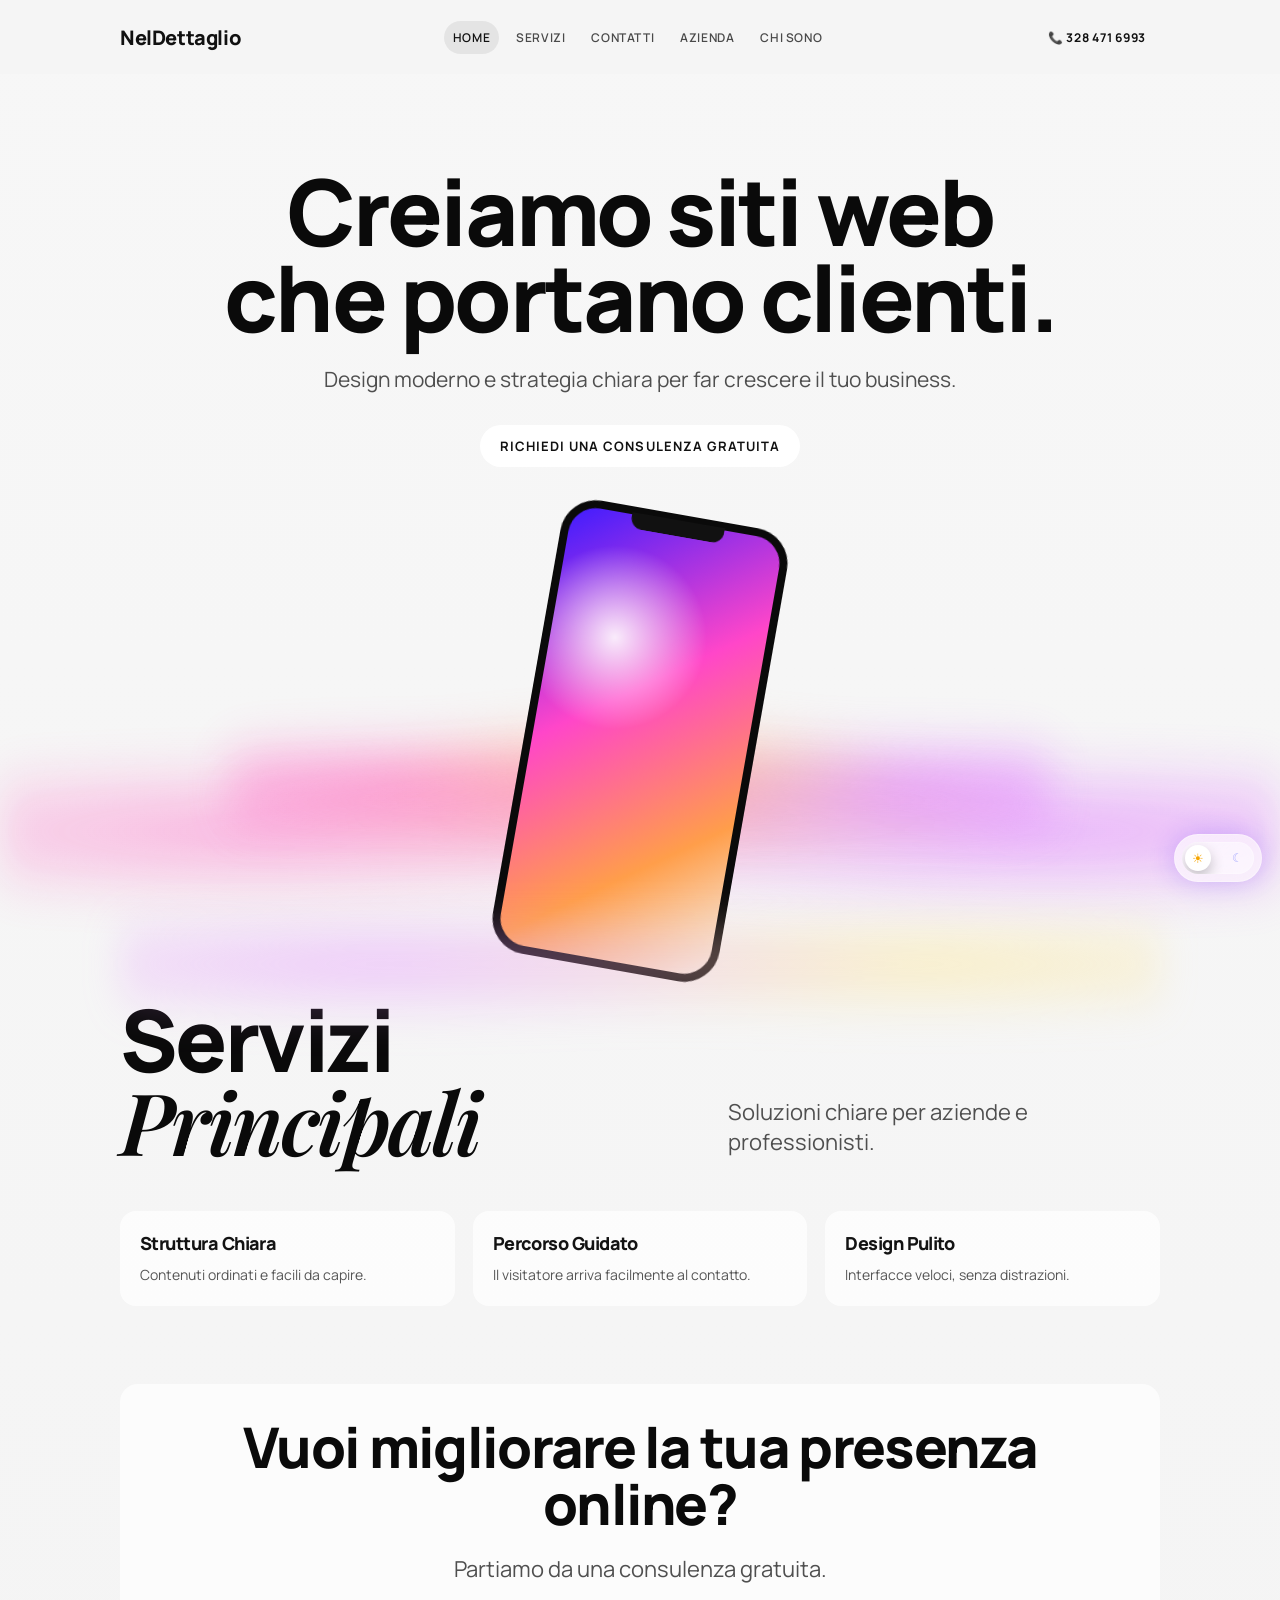
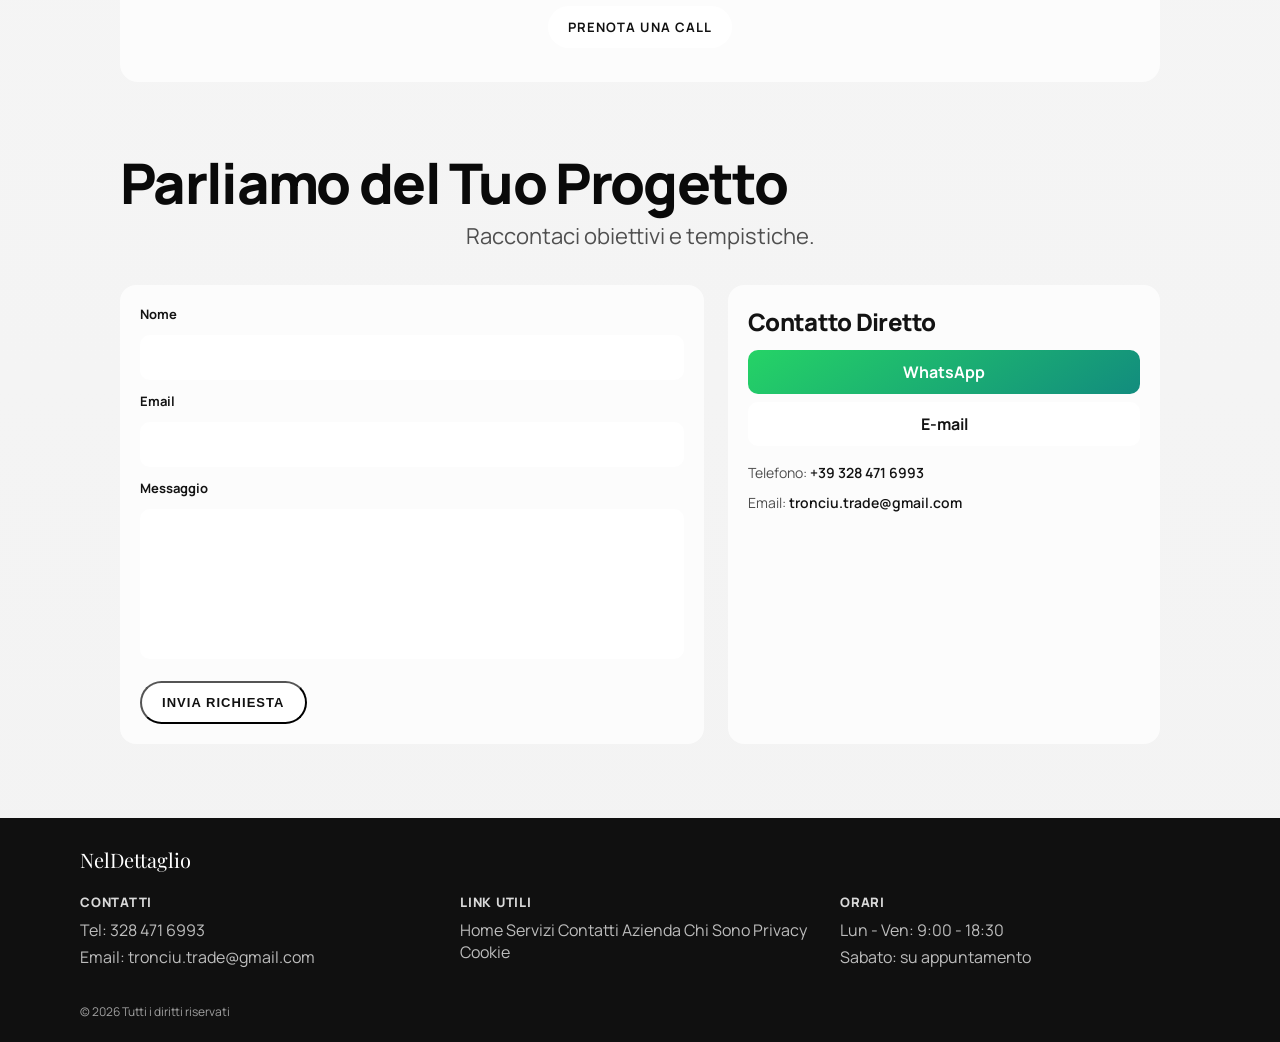
<file: index.html>
<!DOCTYPE html>
<html lang="it">
<head>
  <meta charset="UTF-8" />
  <meta name="viewport" content="width=device-width, initial-scale=1.0" />
  <title>NelDettaglio | Web Design Premium</title>
  <meta name="description" content="Realizziamo siti web premium, veloci e su misura per aziende e professionisti che vogliono distinguersi davvero online." />
  <meta name="theme-color" content="#000000" />
  <meta property="og:type" content="website" />
  <meta property="og:title" content="NelDettaglio | Web Design Premium" />
  <meta property="og:description" content="Siti web ad alto impatto visivo e strategico per valorizzare il tuo brand e generare contatti di qualità." />
  <meta property="og:image" content="images/logo2.png" />
  <meta property="og:locale" content="it_IT" />
  <meta name="twitter:card" content="summary_large_image" />
  <meta name="twitter:title" content="NelDettaglio | Web Design Premium" />
  <meta name="twitter:description" content="Design, strategia e performance per una presenza online che si fa ricordare." />
  <meta name="twitter:image" content="images/logo2.png" />
  <link rel="preconnect" href="https://fonts.googleapis.com" />
  <link rel="preconnect" href="https://fonts.gstatic.com" crossorigin />
  <link href="https://fonts.googleapis.com/css2?family=Playfair+Display:wght@600;700;800&family=Manrope:wght@400;500;600;700;800&display=swap" rel="stylesheet" />
  <link rel="icon" type="image/png" sizes="32x32" href="images/favicon-32.png" />
  <link rel="icon" type="image/png" sizes="16x16" href="images/favicon-16.png" />
  <link rel="apple-touch-icon" sizes="180x180" href="images/apple-touch-icon.png" />
  <link rel="stylesheet" href="css/tronciu.css" />
</head>
<body class="preload">
  <div class="site-shell">
  <header class="topbar" id="home-content">
    <div class="container nav-wrap">
      <a href="/" class="brand" aria-label="Vai alla home">
        <span class="logo-text">NelDettaglio</span>
      </a>
      <button class="nav-toggle" type="button" aria-expanded="false" aria-controls="site-nav" aria-label="Apri menu di navigazione">
        <span></span><span></span><span></span>
      </button>
      <nav class="nav" id="site-nav">
        <a href="/" class="active">Home</a>
        <a href="#servizi">Servizi</a>
        <a href="#contatti">Contatti</a>
        <a href="html/azienda.html">Azienda</a>
        <a href="html/chi-siamo.html">Chi Sono</a>
      </nav>
      <a href="tel:+393284716993" class="nav-quick phone" aria-label="Chiama il numero 328 471 6993">&#128222; 328 471 6993</a>
    </div>
  </header>

  <main>
    <section class="hero">
      <div class="container hero-grid">
        <div class="hero-copy">
          <h1>Creiamo siti web che portano clienti.</h1>
          <p>Design moderno e strategia chiara per far crescere il tuo business.</p>
          <a href="#contatti" class="btn">Richiedi una consulenza gratuita</a>
        </div>
      </div>
      <div class="hero-device-wrap" aria-hidden="true">
        <div class="hero-device"></div>
      </div>
    </section>

    <section class="services container" id="servizi">
      <div class="services-head">
        <h2>Servizi <span>Principali</span></h2>
        <p class="subtitle">Soluzioni chiare per aziende e professionisti.</p>
      </div>
      <div class="service-grid service-points">
        <article class="card service point">
          <h3>Struttura Chiara</h3>
          <p>Contenuti ordinati e facili da capire.</p>
        </article>
        <article class="card service point">
          <h3>Percorso Guidato</h3>
          <p>Il visitatore arriva facilmente al contatto.</p>
        </article>
        <article class="card service point">
          <h3>Design Pulito</h3>
          <p>Interfacce veloci, senza distrazioni.</p>
        </article>
      </div>
    </section>

    <section class="cta">
      <div class="container cta-box">
        <h2>Vuoi migliorare la tua presenza online?</h2>
        <p>Partiamo da una consulenza gratuita.</p>
        <a href="#contatti" class="btn">Prenota una Call</a>
      </div>
    </section>

    <section class="contact container" id="contatti">
      <h2>Parliamo del Tuo Progetto</h2>
      <p class="subtitle">Raccontaci obiettivi e tempistiche.</p>
      <div class="contact-grid">
        <form class="contact-form card" id="contact-form">
          <label for="nome">Nome</label>
          <input id="nome" name="nome" type="text" required />

          <label for="email">Email</label>
          <input id="email" name="email" type="email" required />

          <label for="messaggio">Messaggio</label>
          <textarea id="messaggio" name="messaggio" rows="5" required></textarea>

          <button type="submit" class="btn contact-send">Invia Richiesta</button>
        </form>

        <div class="contact-actions card">
          <h3>Contatto Diretto</h3>
          <a class="quick-link whatsapp-link" id="wa-link" href="https://wa.me/393284716993" target="_blank" rel="noopener noreferrer">WhatsApp</a>
          <a class="quick-link mail-link" href="mailto:tronciu.trade@gmail.com">E-mail</a>
          <p>Telefono: <a href="tel:+393284716993">+39 328 471 6993</a></p>
          <p>Email: <a href="mailto:tronciu.trade@gmail.com">tronciu.trade@gmail.com</a></p>
        </div>
      </div>
    </section>
  </main>

  <footer class="site-footer">
    <div class="footer-inner">
      <div class="footer-brand">
        <span class="footer-brand-text">NelDettaglio</span>
      </div>
      <div class="footer-col">
        <h4>CONTATTI</h4>
        <p>Tel: 328 471 6993</p>
        <p>Email: tronciu.trade@gmail.com</p>
      </div>
      <div class="footer-col">
        <h4>LINK UTILI</h4>
        <a href="/">Home</a>
        <a href="#servizi">Servizi</a>
        <a href="#contatti">Contatti</a>
        <a href="html/azienda.html">Azienda</a>
        <a href="html/chi-siamo.html">Chi Sono</a>
        <a href="html/privacy.html">Privacy</a>
        <a href="html/cookie.html">Cookie</a>
      </div>
      <div class="footer-col">
        <h4>ORARI</h4>
        <p>Lun - Ven: 9:00 - 18:30</p>
        <p>Sabato: su appuntamento</p>
      </div>
      <div class="footer-copy">© 2026 Tutti i diritti riservati</div>
      <a class="mobile-phone-cta" href="tel:+393284716993" aria-label="Chiama il numero 328 471 6993">
        &#128222; Chiama ora: 328 471 6993
      </a>
    </div>
  </footer>
  </div>
  <button class="theme-toggle" type="button" id="theme-toggle" aria-label="Attiva tema scuro" aria-pressed="false">
    <span class="theme-track" aria-hidden="true">
      <span class="theme-icon theme-icon-sun">☀</span>
      <span class="theme-icon theme-icon-moon">☾</span>
      <span class="theme-knob"></span>
    </span>
  </button>
  <script src="js/tronciu.js"></script>
</body>
</html>
</file>
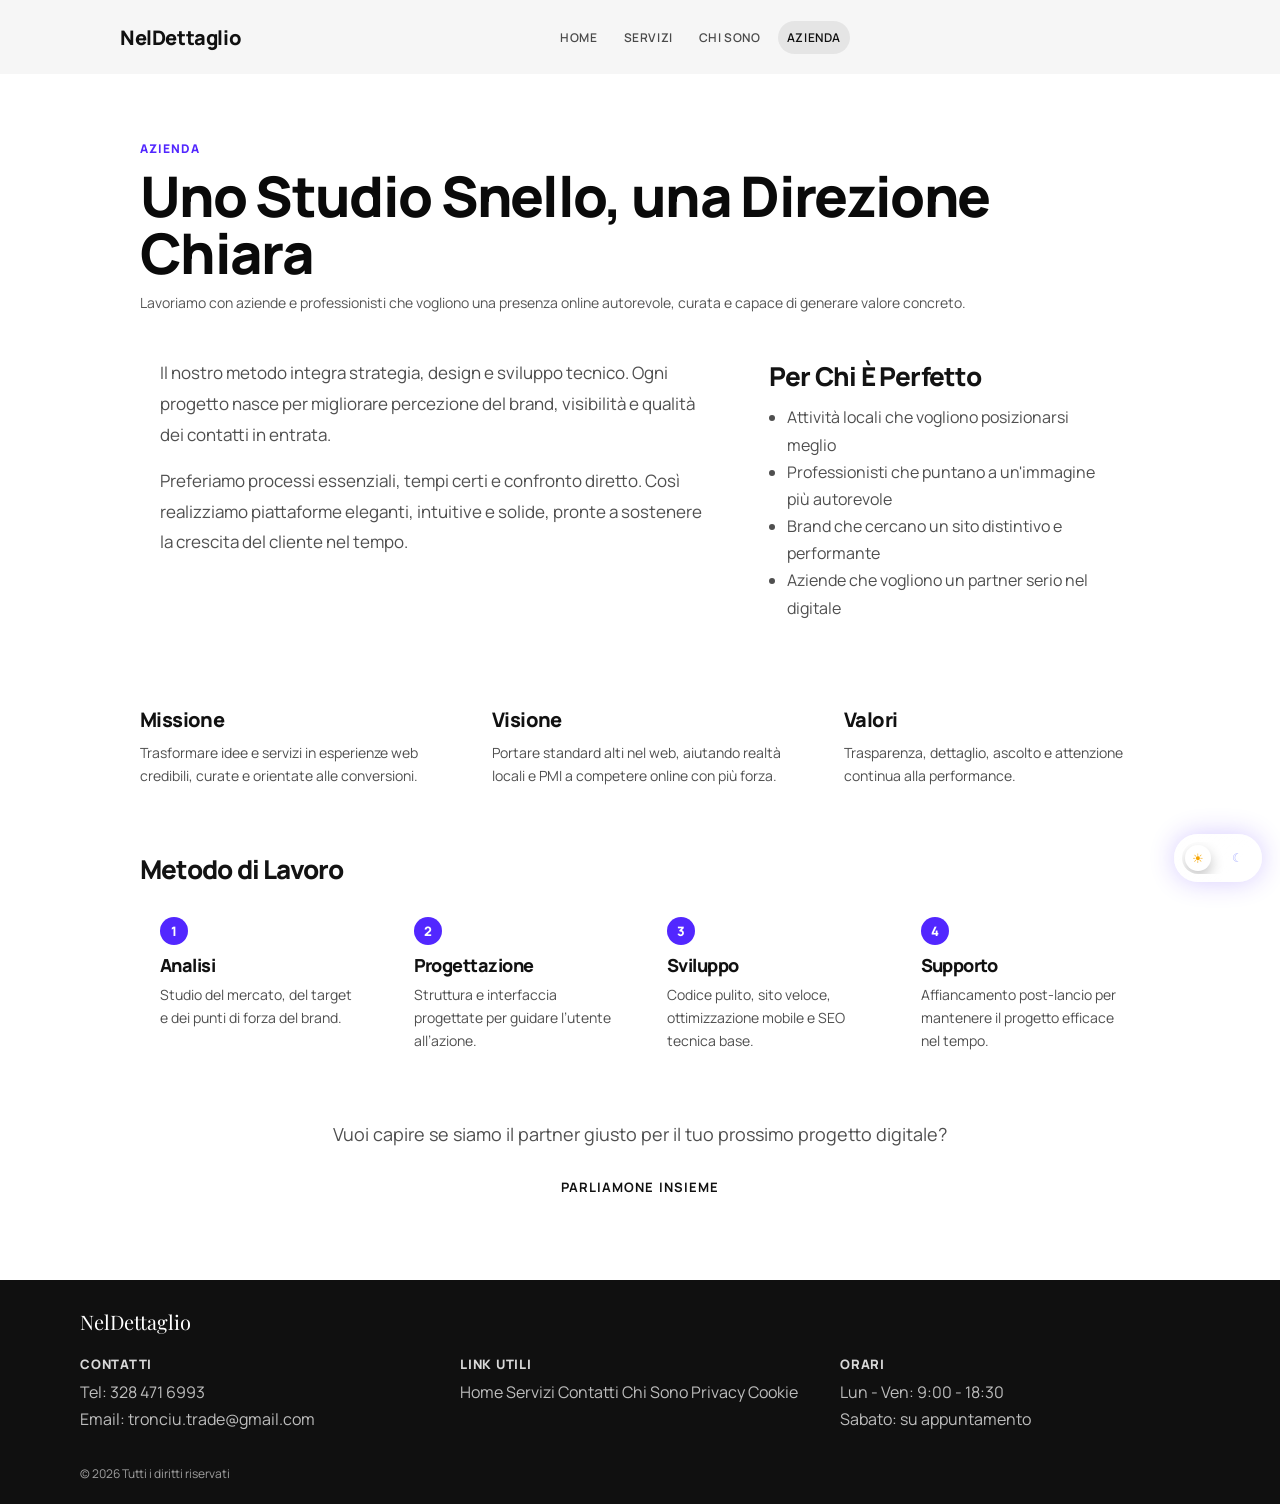
<file: html/azienda.html>
<!DOCTYPE html>
<html lang="it">
<head>
  <meta charset="UTF-8" />
  <meta name="viewport" content="width=device-width, initial-scale=1.0" />
  <title>Azienda | Studio Web Premium</title>
  <meta name="description" content="Scopri il nostro studio: metodo, visione e standard con cui creiamo siti web premium orientati ai risultati." />
  <meta name="theme-color" content="#000000" />
  <meta property="og:type" content="website" />
  <meta property="og:title" content="Azienda | Studio Web Premium" />
  <meta property="og:description" content="Una realtà specializzata in esperienze web eleganti, veloci e progettate per supportare la crescita online." />
  <meta property="og:image" content="../images/logo2.png" />
  <meta property="og:locale" content="it_IT" />
  <meta name="twitter:card" content="summary_large_image" />
  <meta name="twitter:title" content="Azienda | Studio Web Premium" />
  <meta name="twitter:description" content="Metodo chiaro, design di livello e focus sui risultati." />
  <meta name="twitter:image" content="../images/logo2.png" />
  <link rel="preconnect" href="https://fonts.googleapis.com" />
  <link rel="preconnect" href="https://fonts.gstatic.com" crossorigin />
  <link href="https://fonts.googleapis.com/css2?family=Playfair+Display:wght@600;700;800&family=Manrope:wght@400;500;600;700;800&display=swap" rel="stylesheet" />
  <link rel="icon" type="image/png" sizes="32x32" href="../images/favicon-32.png" />
  <link rel="icon" type="image/png" sizes="16x16" href="../images/favicon-16.png" />
  <link rel="apple-touch-icon" sizes="180x180" href="../images/apple-touch-icon.png" />
  <link rel="stylesheet" href="../css/tronciu.css" />
</head>
<body class="preload">
  <header class="topbar">
    <div class="container nav-wrap">
      <a href="/" class="brand" aria-label="Vai alla home">
        <span class="logo-text">NelDettaglio</span>
      </a>
      <button class="nav-toggle" type="button" aria-expanded="false" aria-controls="site-nav" aria-label="Apri menu di navigazione">
        <span></span><span></span><span></span>
      </button>
      <nav class="nav" id="site-nav">
        <a href="/">Home</a>
        <a href="/#servizi">Servizi</a>
        <a href="chi-siamo.html">Chi Sono</a>
        <a href="azienda.html" class="active">Azienda</a>
      </nav>
    </div>
  </header>

  <main class="container about-main">
    <section class="card about-hero">
      <span class="about-kicker">AZIENDA</span>
      <h1 class="about-title">Uno Studio Snello, una Direzione Chiara</h1>
      <p class="about-lead">
        Lavoriamo con aziende e professionisti che vogliono una presenza online
        autorevole, curata e capace di generare valore concreto.
      </p>

      <div class="about-grid">
        <article class="card about-body">
          <p>
            Il nostro metodo integra strategia, design e sviluppo tecnico.
            Ogni progetto nasce per migliorare percezione del brand, visibilità
            e qualità dei contatti in entrata.
          </p>
          <p>
            Preferiamo processi essenziali, tempi certi e confronto diretto.
            Così realizziamo piattaforme eleganti, intuitive e solide,
            pronte a sostenere la crescita del cliente nel tempo.
          </p>
        </article>

        <aside class="card about-side">
          <h3>Per Chi È Perfetto</h3>
          <ul class="about-list">
            <li>Attività locali che vogliono posizionarsi meglio</li>
            <li>Professionisti che puntano a un'immagine più autorevole</li>
            <li>Brand che cercano un sito distintivo e performante</li>
            <li>Aziende che vogliono un partner serio nel digitale</li>
          </ul>
        </aside>
      </div>
    </section>

    <section class="about-section">
      <div class="about-cards">
        <article class="card about-card">
          <h4>Missione</h4>
          <p>Trasformare idee e servizi in esperienze web credibili, curate e orientate alle conversioni.</p>
        </article>
        <article class="card about-card">
          <h4>Visione</h4>
          <p>Portare standard alti nel web, aiutando realtà locali e PMI a competere online con più forza.</p>
        </article>
        <article class="card about-card">
          <h4>Valori</h4>
          <p>Trasparenza, dettaglio, ascolto e attenzione continua alla performance.</p>
        </article>
      </div>
    </section>

    <section class="about-section">
      <div class="card about-block">
        <h3>Metodo di Lavoro</h3>
        <div class="about-steps">
          <article class="card about-step">
            <span class="num">1</span>
            <h4>Analisi</h4>
            <p>Studio del mercato, del target e dei punti di forza del brand.</p>
          </article>
          <article class="card about-step">
            <span class="num">2</span>
            <h4>Progettazione</h4>
            <p>Struttura e interfaccia progettate per guidare l’utente all’azione.</p>
          </article>
          <article class="card about-step">
            <span class="num">3</span>
            <h4>Sviluppo</h4>
            <p>Codice pulito, sito veloce, ottimizzazione mobile e SEO tecnica base.</p>
          </article>
          <article class="card about-step">
            <span class="num">4</span>
            <h4>Supporto</h4>
            <p>Affiancamento post-lancio per mantenere il progetto efficace nel tempo.</p>
          </article>
        </div>
      </div>
    </section>

    <section class="about-cta">
      <p>Vuoi capire se siamo il partner giusto per il tuo prossimo progetto digitale?</p>
      <a href="/#contatti" class="btn">Parliamone insieme</a>
    </section>
  </main>

  <footer class="site-footer">
    <div class="footer-inner">
      <div class="footer-brand">
        <span class="footer-brand-text">NelDettaglio</span>
      </div>
      <div class="footer-col">
        <h4>CONTATTI</h4>
        <p>Tel: 328 471 6993</p>
        <p>Email: tronciu.trade@gmail.com</p>
      </div>
      <div class="footer-col">
        <h4>LINK UTILI</h4>
        <a href="/">Home</a>
        <a href="/#servizi">Servizi</a>
        <a href="/#contatti">Contatti</a>
        <a href="chi-siamo.html">Chi Sono</a>
        <a href="privacy.html">Privacy</a>
        <a href="cookie.html">Cookie</a>
      </div>
      <div class="footer-col">
        <h4>ORARI</h4>
        <p>Lun - Ven: 9:00 - 18:30</p>
        <p>Sabato: su appuntamento</p>
      </div>
      <div class="footer-copy">© 2026 Tutti i diritti riservati</div>
    </div>
  </footer>
  <button class="theme-toggle" type="button" id="theme-toggle" aria-label="Attiva tema scuro" aria-pressed="false">
    <span class="theme-track" aria-hidden="true">
      <span class="theme-icon theme-icon-sun">☀</span>
      <span class="theme-icon theme-icon-moon">☾</span>
      <span class="theme-knob"></span>
    </span>
  </button>
  <script src="../js/tronciu.js"></script>
</body>
</html>
</file>
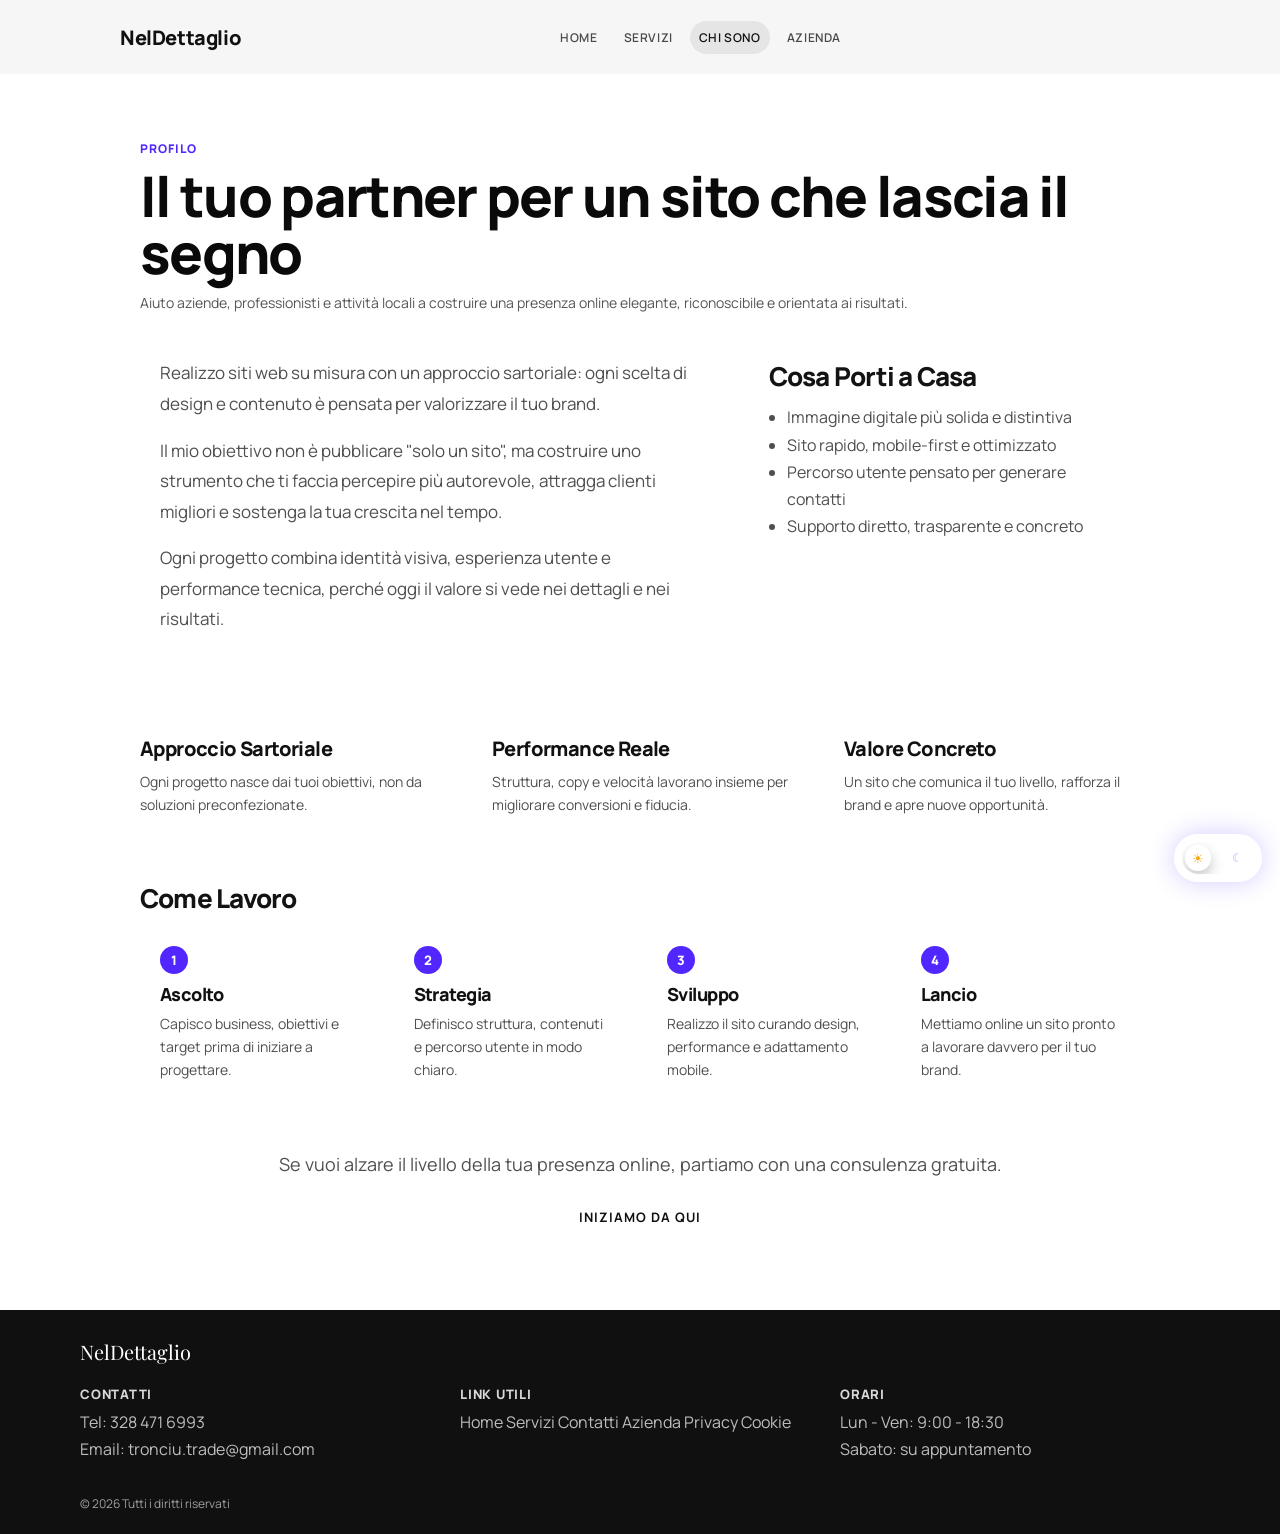
<file: html/chi-siamo.html>
<!DOCTYPE html>
<html lang="it">
<head>
  <meta charset="UTF-8" />
  <meta name="viewport" content="width=device-width, initial-scale=1.0" />
  <title>Chi Sono | Web Designer Premium</title>
  <meta name="description" content="Scopri il mio approccio: siti web su misura con design premium, strategia chiara e performance concrete per il tuo business." />
  <meta name="theme-color" content="#000000" />
  <meta property="og:type" content="website" />
  <meta property="og:title" content="Chi Sono | Web Designer Premium" />
  <meta property="og:description" content="Progetto siti web distintivi per valorizzare brand, attrarre clienti e accelerare la crescita online." />
  <meta property="og:image" content="../images/logo2.png" />
  <meta property="og:locale" content="it_IT" />
  <meta name="twitter:card" content="summary_large_image" />
  <meta name="twitter:title" content="Chi Sono | Web Designer Premium" />
  <meta name="twitter:description" content="Design d'impatto, esperienza utente e performance in un unico approccio." />
  <meta name="twitter:image" content="../images/logo2.png" />
  <link rel="preconnect" href="https://fonts.googleapis.com" />
  <link rel="preconnect" href="https://fonts.gstatic.com" crossorigin />
  <link href="https://fonts.googleapis.com/css2?family=Playfair+Display:wght@600;700;800&family=Manrope:wght@400;500;600;700;800&display=swap" rel="stylesheet" />
  <link rel="icon" type="image/png" sizes="32x32" href="../images/favicon-32.png" />
  <link rel="icon" type="image/png" sizes="16x16" href="../images/favicon-16.png" />
  <link rel="apple-touch-icon" sizes="180x180" href="../images/apple-touch-icon.png" />
  <link rel="stylesheet" href="../css/tronciu.css" />
</head>
<body class="preload">
  <header class="topbar">
    <div class="container nav-wrap">
      <a href="/" class="brand" aria-label="Vai alla home">
        <span class="logo-text">NelDettaglio</span>
      </a>
      <button class="nav-toggle" type="button" aria-expanded="false" aria-controls="site-nav" aria-label="Apri menu di navigazione">
        <span></span><span></span><span></span>
      </button>
      <nav class="nav" id="site-nav">
        <a href="/">Home</a>
        <a href="/#servizi">Servizi</a>
        <a href="chi-siamo.html" class="active">Chi Sono</a>
        <a href="azienda.html">Azienda</a>
      </nav>
    </div>
  </header>

  <main class="container about-main">
    <section class="card about-hero">
      <span class="about-kicker">PROFILO</span>
      <h1 class="about-title">Il tuo partner per un sito che lascia il segno</h1>
      <p class="about-lead">
        Aiuto aziende, professionisti e attività locali a costruire una presenza online
        elegante, riconoscibile e orientata ai risultati.
      </p>

      <div class="about-grid">
        <article class="card about-body">
          <p>
            Realizzo siti web su misura con un approccio sartoriale:
            ogni scelta di design e contenuto è pensata per valorizzare il tuo brand.
          </p>
          <p>
            Il mio obiettivo non è pubblicare "solo un sito", ma costruire uno strumento
            che ti faccia percepire più autorevole, attragga clienti migliori e sostenga
            la tua crescita nel tempo.
          </p>
          <p>
            Ogni progetto combina identità visiva, esperienza utente e performance tecnica,
            perché oggi il valore si vede nei dettagli e nei risultati.
          </p>
        </article>

        <aside class="card about-side">
          <h3>Cosa Porti a Casa</h3>
          <ul class="about-list">
            <li>Immagine digitale più solida e distintiva</li>
            <li>Sito rapido, mobile-first e ottimizzato</li>
            <li>Percorso utente pensato per generare contatti</li>
            <li>Supporto diretto, trasparente e concreto</li>
          </ul>
        </aside>
      </div>
    </section>

    <section class="about-section">
      <div class="about-cards">
        <article class="card about-card">
          <h4>Approccio Sartoriale</h4>
          <p>Ogni progetto nasce dai tuoi obiettivi, non da soluzioni preconfezionate.</p>
        </article>
        <article class="card about-card">
          <h4>Performance Reale</h4>
          <p>Struttura, copy e velocità lavorano insieme per migliorare conversioni e fiducia.</p>
        </article>
        <article class="card about-card">
          <h4>Valore Concreto</h4>
          <p>Un sito che comunica il tuo livello, rafforza il brand e apre nuove opportunità.</p>
        </article>
      </div>
    </section>

    <section class="about-section">
      <div class="card about-block">
        <h3>Come Lavoro</h3>
        <div class="about-steps">
          <article class="card about-step">
            <span class="num">1</span>
            <h4>Ascolto</h4>
            <p>Capisco business, obiettivi e target prima di iniziare a progettare.</p>
          </article>
          <article class="card about-step">
            <span class="num">2</span>
            <h4>Strategia</h4>
            <p>Definisco struttura, contenuti e percorso utente in modo chiaro.</p>
          </article>
          <article class="card about-step">
            <span class="num">3</span>
            <h4>Sviluppo</h4>
            <p>Realizzo il sito curando design, performance e adattamento mobile.</p>
          </article>
          <article class="card about-step">
            <span class="num">4</span>
            <h4>Lancio</h4>
            <p>Mettiamo online un sito pronto a lavorare davvero per il tuo brand.</p>
          </article>
        </div>
      </div>
    </section>

    <section class="about-cta">
      <p>Se vuoi alzare il livello della tua presenza online, partiamo con una consulenza gratuita.</p>
      <a href="/#contatti" class="btn">Iniziamo da qui</a>
    </section>
  </main>

  <footer class="site-footer">
    <div class="footer-inner">
      <div class="footer-brand">
        <span class="footer-brand-text">NelDettaglio</span>
      </div>
      <div class="footer-col">
        <h4>CONTATTI</h4>
        <p>Tel: 328 471 6993</p>
        <p>Email: tronciu.trade@gmail.com</p>
      </div>
      <div class="footer-col">
        <h4>LINK UTILI</h4>
        <a href="/">Home</a>
        <a href="/#servizi">Servizi</a>
        <a href="/#contatti">Contatti</a>
        <a href="azienda.html">Azienda</a>
        <a href="privacy.html">Privacy</a>
        <a href="cookie.html">Cookie</a>
      </div>
      <div class="footer-col">
        <h4>ORARI</h4>
        <p>Lun - Ven: 9:00 - 18:30</p>
        <p>Sabato: su appuntamento</p>
      </div>
      <div class="footer-copy">© 2026 Tutti i diritti riservati</div>
    </div>
  </footer>
  <button class="theme-toggle" type="button" id="theme-toggle" aria-label="Attiva tema scuro" aria-pressed="false">
    <span class="theme-track" aria-hidden="true">
      <span class="theme-icon theme-icon-sun">☀</span>
      <span class="theme-icon theme-icon-moon">☾</span>
      <span class="theme-knob"></span>
    </span>
  </button>
  <script src="../js/tronciu.js"></script>
</body>
</html>
</file>
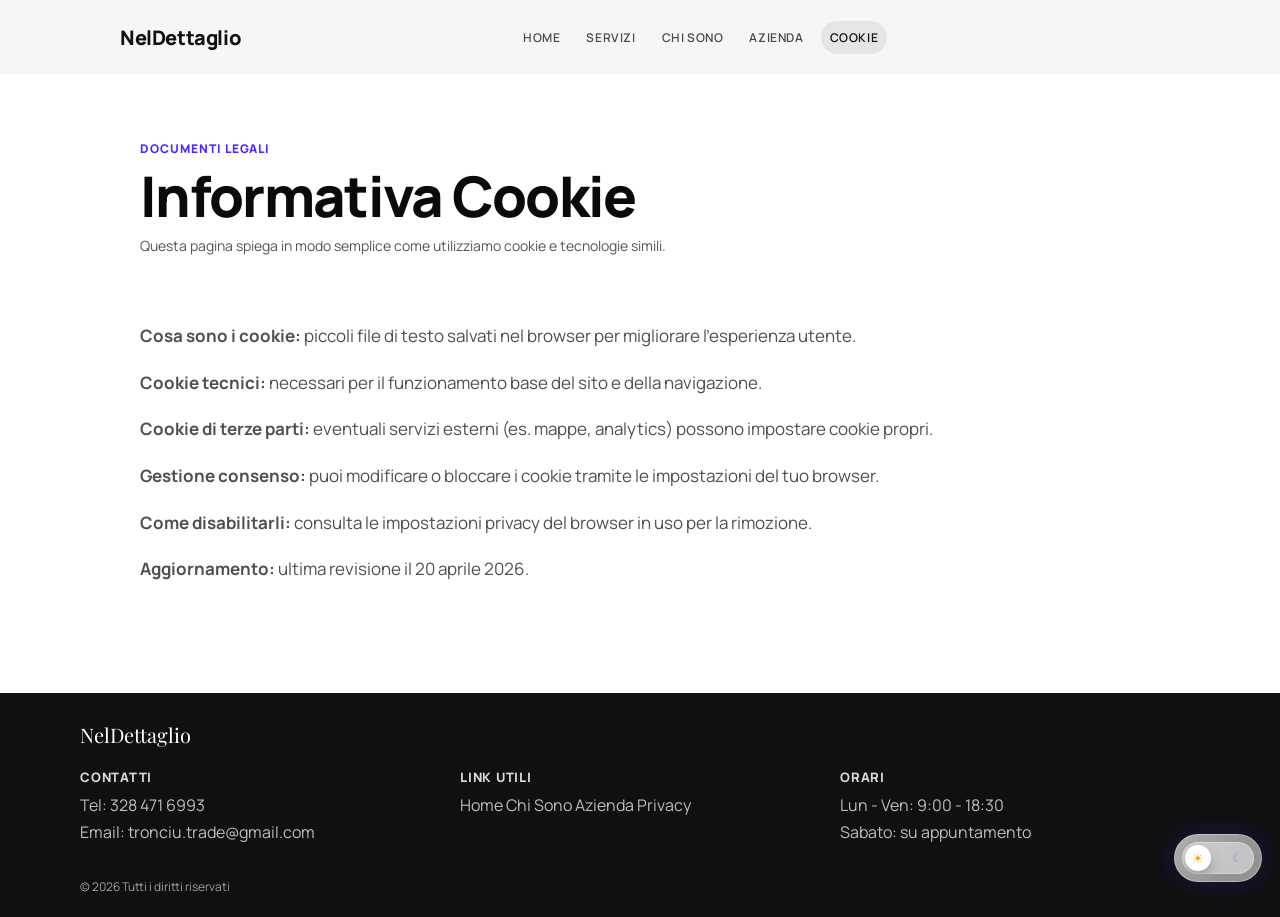
<file: html/cookie.html>
<!DOCTYPE html>
<html lang="it">
<head>
  <meta charset="UTF-8" />
  <meta name="viewport" content="width=device-width, initial-scale=1.0" />
  <title>Cookie Policy | Studio Web Premium</title>
  <meta name="description" content="Informazioni sull'uso dei cookie e di tecnologie simili utilizzate dal sito." />
  <meta name="theme-color" content="#000000" />
  <link rel="preconnect" href="https://fonts.googleapis.com" />
  <link rel="preconnect" href="https://fonts.gstatic.com" crossorigin />
  <link href="https://fonts.googleapis.com/css2?family=Playfair+Display:wght@600;700;800&family=Manrope:wght@400;500;600;700;800&display=swap" rel="stylesheet" />
  <link rel="icon" type="image/png" sizes="32x32" href="../images/favicon-32.png" />
  <link rel="icon" type="image/png" sizes="16x16" href="../images/favicon-16.png" />
  <link rel="apple-touch-icon" sizes="180x180" href="../images/apple-touch-icon.png" />
  <link rel="stylesheet" href="../css/tronciu.css" />
</head>
<body class="preload">
  <header class="topbar">
    <div class="container nav-wrap">
      <a href="/" class="brand" aria-label="Vai alla home">
        <span class="logo-text">NelDettaglio</span>
      </a>
      <button class="nav-toggle" type="button" aria-expanded="false" aria-controls="site-nav" aria-label="Apri menu di navigazione">
        <span></span><span></span><span></span>
      </button>
      <nav class="nav" id="site-nav">
        <a href="/">Home</a>
        <a href="/#servizi">Servizi</a>
        <a href="chi-siamo.html">Chi Sono</a>
        <a href="azienda.html">Azienda</a>
        <a href="cookie.html" class="active">Cookie</a>
      </nav>
    </div>
  </header>

  <main class="container about-main">
    <section class="card about-hero">
      <span class="about-kicker">DOCUMENTI LEGALI</span>
      <h1 class="about-title">Informativa Cookie</h1>
      <p class="about-lead">Questa pagina spiega in modo semplice come utilizziamo cookie e tecnologie simili.</p>
    </section>

    <section class="about-section">
      <article class="card about-body">
        <p><strong>Cosa sono i cookie:</strong> piccoli file di testo salvati nel browser per migliorare l'esperienza utente.</p>
        <p><strong>Cookie tecnici:</strong> necessari per il funzionamento base del sito e della navigazione.</p>
        <p><strong>Cookie di terze parti:</strong> eventuali servizi esterni (es. mappe, analytics) possono impostare cookie propri.</p>
        <p><strong>Gestione consenso:</strong> puoi modificare o bloccare i cookie tramite le impostazioni del tuo browser.</p>
        <p><strong>Come disabilitarli:</strong> consulta le impostazioni privacy del browser in uso per la rimozione.</p>
        <p><strong>Aggiornamento:</strong> ultima revisione il 20 aprile 2026.</p>
      </article>
    </section>
  </main>

  <footer class="site-footer">
    <div class="footer-inner">
      <div class="footer-brand">
        <span class="footer-brand-text">NelDettaglio</span>
      </div>
      <div class="footer-col">
        <h4>CONTATTI</h4>
        <p>Tel: 328 471 6993</p>
        <p>Email: tronciu.trade@gmail.com</p>
      </div>
      <div class="footer-col">
        <h4>LINK UTILI</h4>
        <a href="/">Home</a>
        <a href="chi-siamo.html">Chi Sono</a>
        <a href="azienda.html">Azienda</a>
        <a href="privacy.html">Privacy</a>
      </div>
      <div class="footer-col">
        <h4>ORARI</h4>
        <p>Lun - Ven: 9:00 - 18:30</p>
        <p>Sabato: su appuntamento</p>
      </div>
      <div class="footer-copy">© 2026 Tutti i diritti riservati</div>
    </div>
  </footer>
  <button class="theme-toggle" type="button" id="theme-toggle" aria-label="Attiva tema scuro" aria-pressed="false">
    <span class="theme-track" aria-hidden="true">
      <span class="theme-icon theme-icon-sun">☀</span>
      <span class="theme-icon theme-icon-moon">☾</span>
      <span class="theme-knob"></span>
    </span>
  </button>
  <script src="../js/tronciu.js"></script>
</body>
</html>
</file>
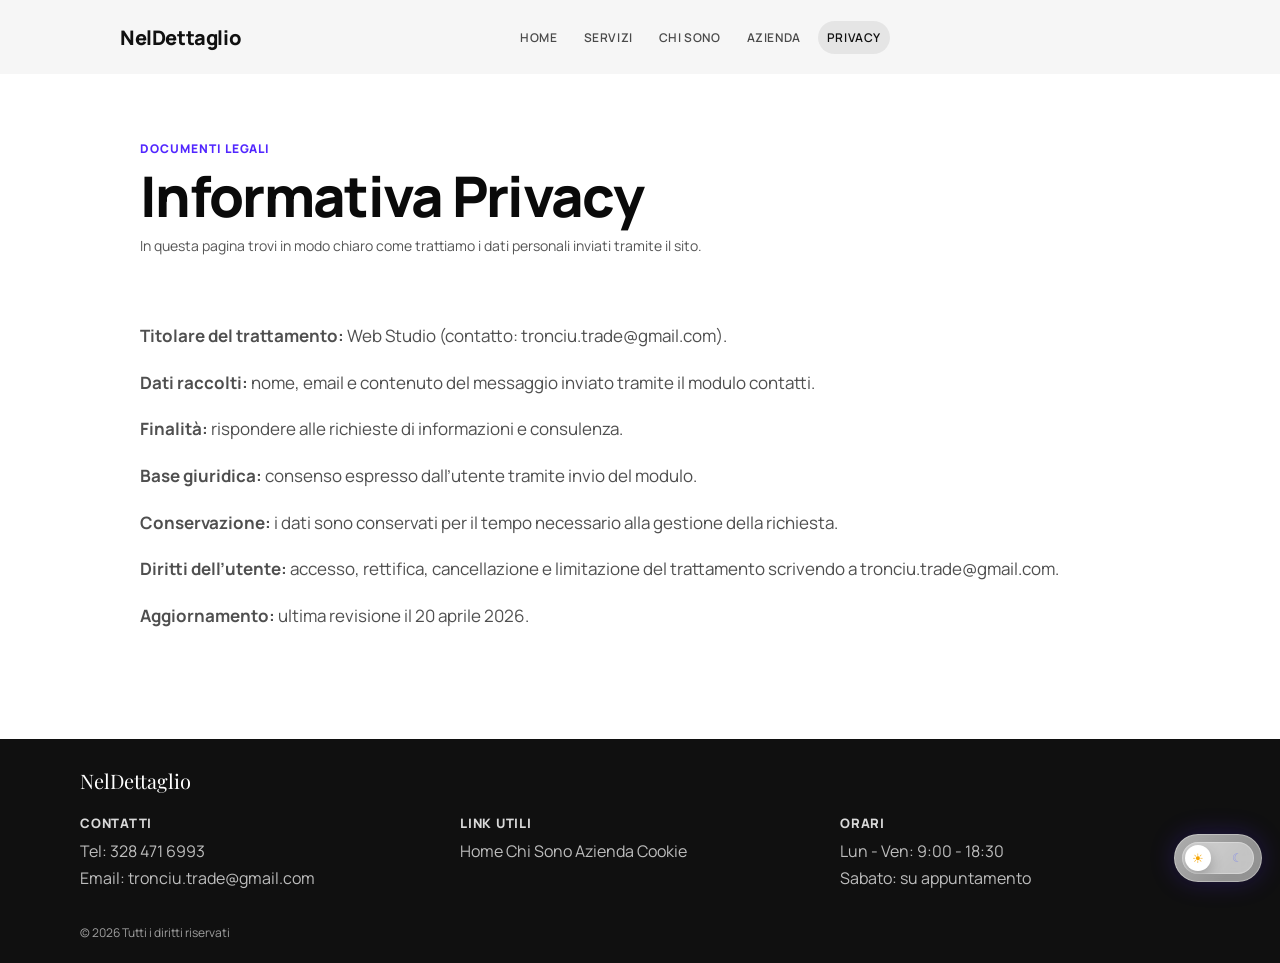
<file: html/privacy.html>
<!DOCTYPE html>
<html lang="it">
<head>
  <meta charset="UTF-8" />
  <meta name="viewport" content="width=device-width, initial-scale=1.0" />
  <title>Privacy Policy | Studio Web Premium</title>
  <meta name="description" content="Informativa privacy sul trattamento dei dati personali raccolti tramite il sito." />
  <meta name="theme-color" content="#000000" />
  <link rel="preconnect" href="https://fonts.googleapis.com" />
  <link rel="preconnect" href="https://fonts.gstatic.com" crossorigin />
  <link href="https://fonts.googleapis.com/css2?family=Playfair+Display:wght@600;700;800&family=Manrope:wght@400;500;600;700;800&display=swap" rel="stylesheet" />
  <link rel="icon" type="image/png" sizes="32x32" href="../images/favicon-32.png" />
  <link rel="icon" type="image/png" sizes="16x16" href="../images/favicon-16.png" />
  <link rel="apple-touch-icon" sizes="180x180" href="../images/apple-touch-icon.png" />
  <link rel="stylesheet" href="../css/tronciu.css" />
</head>
<body class="preload">
  <header class="topbar">
    <div class="container nav-wrap">
      <a href="/" class="brand" aria-label="Vai alla home">
        <span class="logo-text">NelDettaglio</span>
      </a>
      <button class="nav-toggle" type="button" aria-expanded="false" aria-controls="site-nav" aria-label="Apri menu di navigazione">
        <span></span><span></span><span></span>
      </button>
      <nav class="nav" id="site-nav">
        <a href="/">Home</a>
        <a href="/#servizi">Servizi</a>
        <a href="chi-siamo.html">Chi Sono</a>
        <a href="azienda.html">Azienda</a>
        <a href="privacy.html" class="active">Privacy</a>
      </nav>
    </div>
  </header>

  <main class="container about-main">
    <section class="card about-hero">
      <span class="about-kicker">DOCUMENTI LEGALI</span>
      <h1 class="about-title">Informativa Privacy</h1>
      <p class="about-lead">In questa pagina trovi in modo chiaro come trattiamo i dati personali inviati tramite il sito.</p>
    </section>

    <section class="about-section">
      <article class="card about-body">
        <p><strong>Titolare del trattamento:</strong> Web Studio (contatto: tronciu.trade@gmail.com).</p>
        <p><strong>Dati raccolti:</strong> nome, email e contenuto del messaggio inviato tramite il modulo contatti.</p>
        <p><strong>Finalità:</strong> rispondere alle richieste di informazioni e consulenza.</p>
        <p><strong>Base giuridica:</strong> consenso espresso dall’utente tramite invio del modulo.</p>
        <p><strong>Conservazione:</strong> i dati sono conservati per il tempo necessario alla gestione della richiesta.</p>
        <p><strong>Diritti dell’utente:</strong> accesso, rettifica, cancellazione e limitazione del trattamento scrivendo a tronciu.trade@gmail.com.</p>
        <p><strong>Aggiornamento:</strong> ultima revisione il 20 aprile 2026.</p>
      </article>
    </section>
  </main>

  <footer class="site-footer">
    <div class="footer-inner">
      <div class="footer-brand">
        <span class="footer-brand-text">NelDettaglio</span>
      </div>
      <div class="footer-col">
        <h4>CONTATTI</h4>
        <p>Tel: 328 471 6993</p>
        <p>Email: tronciu.trade@gmail.com</p>
      </div>
      <div class="footer-col">
        <h4>LINK UTILI</h4>
        <a href="/">Home</a>
        <a href="chi-siamo.html">Chi Sono</a>
        <a href="azienda.html">Azienda</a>
        <a href="cookie.html">Cookie</a>
      </div>
      <div class="footer-col">
        <h4>ORARI</h4>
        <p>Lun - Ven: 9:00 - 18:30</p>
        <p>Sabato: su appuntamento</p>
      </div>
      <div class="footer-copy">© 2026 Tutti i diritti riservati</div>
    </div>
  </footer>
  <button class="theme-toggle" type="button" id="theme-toggle" aria-label="Attiva tema scuro" aria-pressed="false">
    <span class="theme-track" aria-hidden="true">
      <span class="theme-icon theme-icon-sun">☀</span>
      <span class="theme-icon theme-icon-moon">☾</span>
      <span class="theme-knob"></span>
    </span>
  </button>
  <script src="../js/tronciu.js"></script>
</body>
</html>
</file>
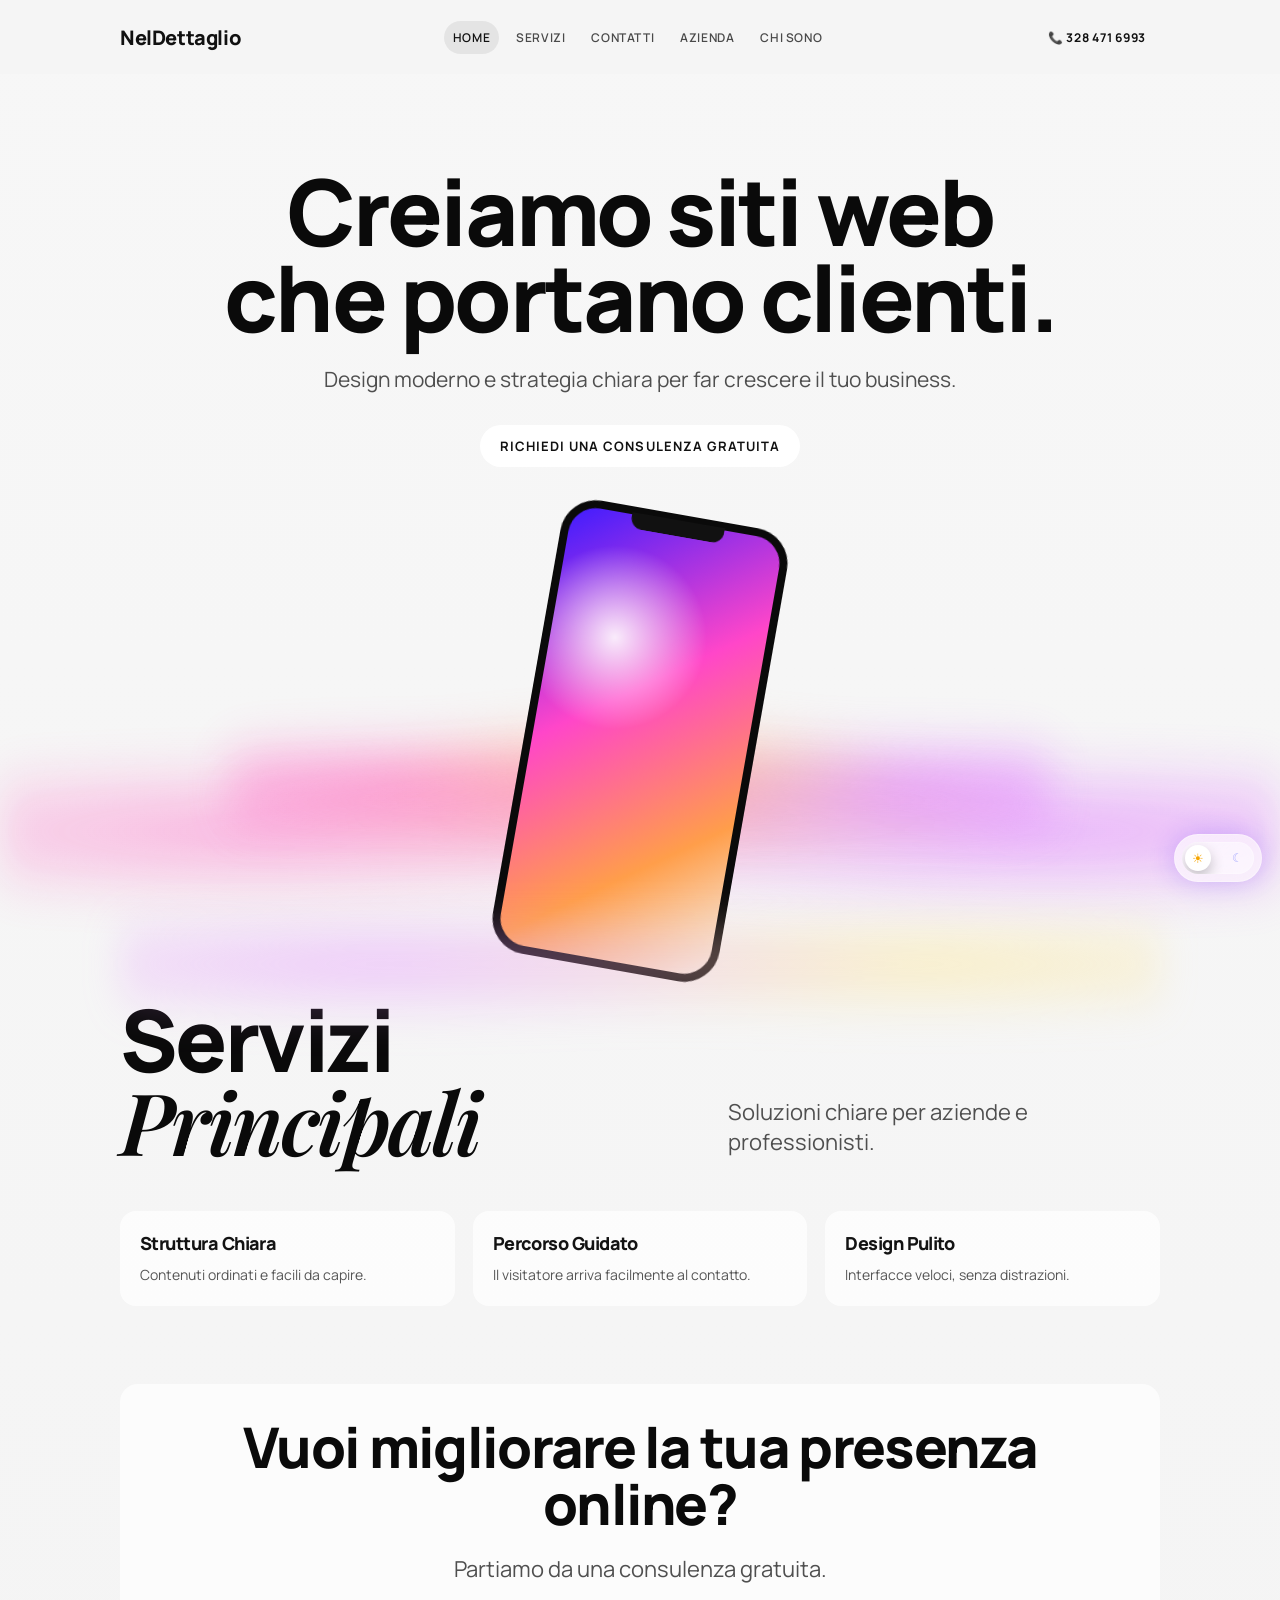
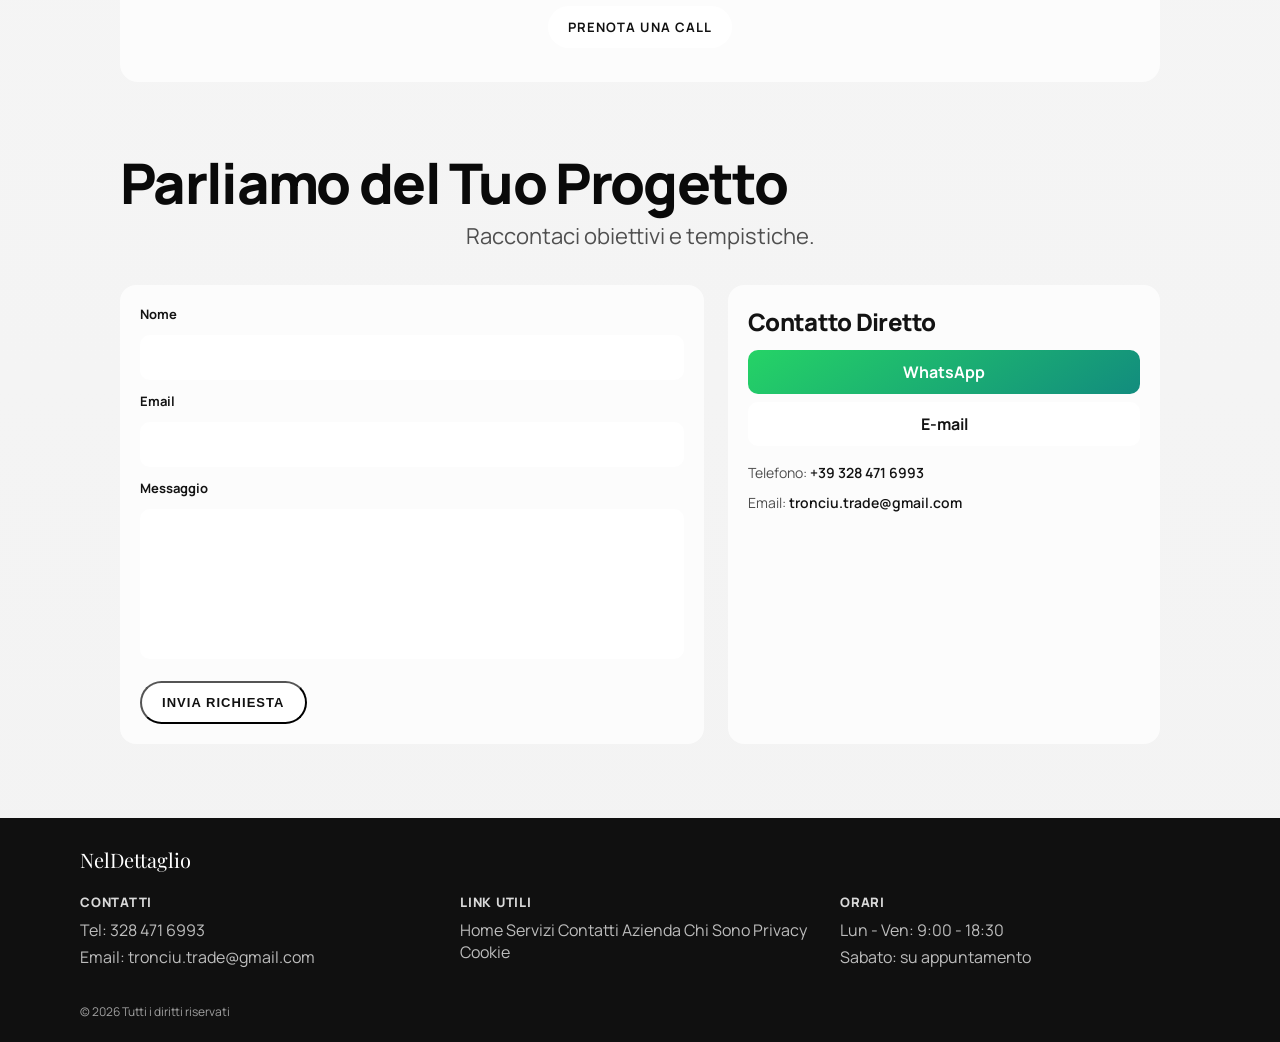
<file: html/tronciu.html>
<!DOCTYPE html>
<html lang="it">
<head>
  <meta charset="UTF-8" />
  <meta name="viewport" content="width=device-width, initial-scale=1.0" />
  <title>Reindirizzamento...</title>
  <meta http-equiv="refresh" content="0; url=/" />
  <link rel="canonical" href="https://www.neldettaglio.it/" />
  <script>
    window.location.replace('/');
  </script>
</head>
<body>
  <p>Reindirizzamento alla home... <a href="/">Vai alla home</a></p>
</body>
</html>
</file>
<file: css/tronciu.css>
:root {
  --page-bg: #ffffff;
  --canvas: #f3f3f3;
  --canvas-soft: #f7f7f7;
  --ink: #111111;
  --ink-soft: #4a4a4a;
  --accent: #5227ff;
  --topbar-bg: rgba(245, 245, 245, 0.86);
  --nav-hover: rgba(17, 17, 17, 0.07);
  --surface: rgba(255, 255, 255, 0.72);
  --surface-strong: rgba(255, 255, 255, 0.7);
  --field-bg: #ffffff;
  --focus-bg: #f5f3ff;
  --title: #0a0a0a;
  --text-body: #4f4f4f;
  --card-title: #131313;
  --card-text: #555555;
  --btn-bg: #ffffff;
  --btn-text: #111111;
  --toggle-text: #111111;
  --toggle-bg: rgba(255, 255, 255, 0.55);
  --toggle-glow: rgba(82, 39, 255, 0.24);
  --toggle-track: rgba(255, 255, 255, 0.45);
  --toggle-knob: #ffffff;
  --toggle-knob-ink: #111111;
  --toggle-sun: #f5a400;
  --toggle-moon: #5f6bff;
}

body[data-theme="dark"] {
  --page-bg: #000000;
  --canvas: #04060b;
  --canvas-soft: #080b12;
  --ink: #f5f7ff;
  --ink-soft: #b8c0d8;
  --topbar-bg: rgba(9, 12, 18, 0.74);
  --nav-hover: rgba(255, 255, 255, 0.12);
  --surface: rgba(14, 18, 28, 0.7);
  --surface-strong: rgba(16, 20, 32, 0.74);
  --field-bg: rgba(255, 255, 255, 0.09);
  --focus-bg: rgba(82, 39, 255, 0.26);
  --title: #f8faff;
  --text-body: #c6cce0;
  --card-title: #f0f3ff;
  --card-text: #b3bad1;
  --btn-bg: rgba(255, 255, 255, 0.14);
  --btn-text: #f5f7ff;
  --toggle-text: #f2f5ff;
  --toggle-bg: rgba(255, 255, 255, 0.08);
  --toggle-glow: rgba(82, 39, 255, 0.4);
  --toggle-track: rgba(255, 255, 255, 0.14);
  --toggle-knob: #e8ecff;
  --toggle-knob-ink: #0b0c10;
  --toggle-sun: #ffd35e;
  --toggle-moon: #b7c2ff;
  --hero-glow-1: rgba(255, 92, 190, 0.78);
  --hero-glow-2: rgba(255, 190, 84, 0.74);
  --hero-glow-3: rgba(138, 110, 255, 0.8);
  --services-glow-1: rgba(171, 108, 255, 0.62);
  --services-glow-2: rgba(255, 214, 107, 0.56);
}

* { box-sizing: border-box; }
html { scroll-behavior: smooth; }

body {
  margin: 0;
  font-family: "Manrope", sans-serif;
  color: var(--ink);
  background: var(--page-bg);
  --hero-progress: 0;
  --page-progress: 0;
}

h1, h2, h3, h4 {
  margin: 0;
  font-family: "Manrope", sans-serif;
  font-weight: 800;
  letter-spacing: -0.03em;
  text-transform: none;
}

.site-shell {
  width: 100%;
  margin: 0;
  background: linear-gradient(180deg, var(--canvas-soft), var(--canvas));
  position: relative;
  z-index: 1;
  transform-origin: top center;
  transform: translateY(0) scaleY(1);
  opacity: 1;
  filter: blur(0);
  transition:
    transform 0.86s cubic-bezier(0.21, 0.9, 0.22, 1),
    opacity 0.52s ease,
    filter 0.52s ease;
}

body.preload .site-shell {
  transform: translateY(-44px) scaleY(0.92);
  opacity: 0;
  filter: blur(4px);
}

body.preload.entered .site-shell {
  transform: translateY(0) scaleY(1);
  opacity: 1;
  filter: blur(0);
}

.container { width: min(1040px, 90%); margin: 0 auto; }

.topbar {
  position: sticky;
  top: 0;
  z-index: 30;
  background: var(--topbar-bg);
  backdrop-filter: blur(8px);
}

.topbar::before {
  content: "";
  position: absolute;
  left: 0;
  top: 0;
  width: 100%;
  height: 2px;
  background: linear-gradient(90deg, rgba(82, 39, 255, 0.15), var(--accent), rgba(82, 39, 255, 0.15));
  transform: scaleX(var(--page-progress));
  transform-origin: left center;
}

.nav-wrap {
  min-height: 74px;
  display: grid;
  grid-template-columns: auto 1fr auto;
  align-items: center;
  gap: 20px;
}

.brand {
  display: inline-flex;
  align-items: center;
  gap: 10px;
  text-decoration: none;
  color: var(--ink);
}

.logo-image {
  width: 34px;
  height: 34px;
  border-radius: 8px;
  object-fit: cover;
  display: block;
}

.logo-text { font-size: 20px; font-weight: 800; letter-spacing: -0.02em; color: var(--ink); }

.nav {
  display: flex;
  align-items: center;
  gap: 8px;
  justify-self: center;
}

.nav a {
  text-decoration: none;
  color: var(--ink-soft);
  font-size: 12px;
  font-weight: 600;
  text-transform: uppercase;
  letter-spacing: 0.05em;
  padding: 8px 9px;
  border-radius: 999px;
  transition: all 0.2s ease;
}

.nav a:hover,
.nav a.active {
  color: var(--ink);
  background: var(--nav-hover);
}

.nav-toggle {
  display: none;
  width: 42px;
  height: 42px;
  border: 0;
  border-radius: 12px;
  background: var(--btn-bg);
  position: relative;
  padding: 0;
}

.nav-toggle span {
  position: absolute;
  left: 50%;
  width: 20px;
  height: 2px;
  border-radius: 99px;
  background: var(--btn-text);
  transform: translateX(-50%);
  transition: transform 0.25s ease, opacity 0.2s ease;
}

.theme-toggle {
  position: fixed;
  right: 18px;
  bottom: 18px;
  z-index: 120;
  display: inline-flex;
  align-items: center;
  gap: 0;
  white-space: nowrap;
  border: 0;
  border-radius: 999px;
  padding: 8px;
  color: var(--toggle-text);
  background:
    linear-gradient(130deg, rgba(255, 255, 255, 0.26), transparent 68%),
    var(--toggle-bg);
  backdrop-filter: blur(12px);
  box-shadow: inset 0 0 0 1px rgba(255, 255, 255, 0.32), 0 0 26px var(--toggle-glow);
  cursor: pointer;
  transition: transform 0.32s cubic-bezier(0.22, 0.86, 0.25, 1), box-shadow 0.32s ease, background 0.32s ease;
}

.theme-toggle:hover {
  transform: translateY(-1px);
  box-shadow: inset 0 0 0 1px rgba(255, 255, 255, 0.3), 0 0 24px var(--toggle-glow);
}

.theme-track {
  position: relative;
  width: 72px;
  height: 32px;
  border-radius: 999px;
  display: block;
  background: var(--toggle-track);
  box-shadow: inset 0 0 0 1px rgba(255, 255, 255, 0.28);
  overflow: hidden;
  transition: background 0.36s ease, box-shadow 0.36s ease;
}

.theme-icon {
  position: absolute;
  top: 50%;
  z-index: 1;
  font-size: 13px;
  line-height: 1;
  user-select: none;
  opacity: 0.52;
  transform: translate(-50%, -50%) scale(0.92);
  transition: opacity 0.36s ease, transform 0.36s ease, color 0.36s ease;
}

.theme-icon-sun { left: 16px; color: var(--toggle-sun); }
.theme-icon-moon { left: 56px; color: var(--toggle-moon); }

.theme-knob {
  position: absolute;
  left: 3px;
  top: 3px;
  width: 26px;
  height: 26px;
  border-radius: 50%;
  background: var(--toggle-knob);
  color: var(--toggle-knob-ink);
  box-shadow: 0 6px 14px rgba(0, 0, 0, 0.24);
  transition: transform 0.42s cubic-bezier(0.22, 0.86, 0.25, 1), background 0.32s ease;
}

body[data-theme="dark"] .theme-knob {
  transform: translateX(40px);
}

body:not([data-theme="dark"]) .theme-icon-sun {
  opacity: 1;
  transform: translate(-50%, -50%) scale(1);
}

body[data-theme="dark"] .theme-icon-moon {
  opacity: 1;
  transform: translate(-50%, -50%) scale(1);
}

.nav-toggle span:nth-child(1) { top: 14px; }
.nav-toggle span:nth-child(2) { top: 20px; }
.nav-toggle span:nth-child(3) { top: 26px; }

.nav-quick.phone {
  justify-self: end;
  white-space: nowrap;
  text-decoration: none;
  font-size: 12px;
  font-weight: 700;
  text-transform: uppercase;
  letter-spacing: 0.06em;
  padding: 10px 14px;
  border-radius: 999px;
  color: var(--ink);
  background: transparent;
  transition: all 0.2s ease;
}

.nav-quick.phone:hover {
  transform: translateY(-1px);
}

.hero {
  position: relative;
  padding: clamp(64px, 8vw, 94px) 0 44px;
}

.hero::after {
  content: "";
  position: absolute;
  left: 50%;
  transform: translateX(-50%);
  bottom: 0;
  width: 100%;
  height: clamp(140px, 20vw, 220px);
  background:
    radial-gradient(ellipse at 20% 62%, var(--hero-glow-1, rgba(255, 109, 199, 0.5)) 0%, transparent 42%),
    radial-gradient(ellipse at 50% 50%, var(--hero-glow-2, rgba(255, 198, 118, 0.5)) 0%, transparent 44%),
    radial-gradient(ellipse at 82% 62%, var(--hero-glow-3, rgba(223, 119, 255, 0.56)) 0%, transparent 44%);
  filter: blur(20px);
  opacity: 0.95;
  pointer-events: none;
}

.hero-grid { display: grid; grid-template-columns: 1fr; justify-items: center; position: relative; z-index: 1; }

.hero-copy { text-align: center; max-width: 860px; transform: translateY(calc(var(--hero-progress) * -10px)); }

.hero-kicker {
  display: block;
  font-family: "Playfair Display", serif;
  font-style: italic;
  font-size: clamp(21px, 2.7vw, 34px);
  color: var(--ink);
  margin-bottom: 16px;
}

.hero-copy h1 {
  font-size: clamp(46px, 8.5vw, 92px);
  line-height: 0.94;
  color: var(--title);
}

.hero-copy p {
  margin: 22px auto 28px;
  color: var(--text-body);
  max-width: 56ch;
  font-size: clamp(16px, 2.2vw, 21px);
  line-height: 1.6;
}

.btn {
  display: inline-flex;
  align-items: center;
  justify-content: center;
  gap: 8px;
  text-decoration: none;
  font-size: 13px;
  text-transform: uppercase;
  letter-spacing: 0.08em;
  font-weight: 700;
  color: var(--btn-text);
  border-radius: 999px;
  padding: 12px 20px;
  background: var(--btn-bg);
  transition: all 0.2s ease;
}

.btn:hover {
  transform: translateY(-1px);
  color: var(--accent);
}

.hero-device-wrap {
  position: relative;
  z-index: 1;
  margin-top: clamp(30px, 5vw, 44px);
  height: clamp(230px, 30vw, 360px);
  display: grid;
  place-items: center;
  perspective: 1200px;
}

.hero-device-wrap::before {
  content: "";
  position: absolute;
  left: 50%;
  transform: translateX(-50%);
  bottom: 2%;
  width: min(820px, 95%);
  height: clamp(120px, 16vw, 170px);
  background:
    radial-gradient(ellipse at 20% 55%, var(--hero-glow-1, rgba(255, 109, 199, 0.64)) 0%, transparent 45%),
    radial-gradient(ellipse at 50% 46%, var(--hero-glow-2, rgba(255, 198, 118, 0.58)) 0%, transparent 46%),
    radial-gradient(ellipse at 82% 56%, var(--hero-glow-3, rgba(223, 119, 255, 0.62)) 0%, transparent 45%);
  filter: blur(22px);
  opacity: 0.96;
}

.hero-device {
  --phone-x: 0px;
  --phone-y: 0px;
  --phone-rx: 0deg;
  --phone-ry: 0deg;
  width: clamp(166px, 20vw, 230px);
  aspect-ratio: 10 / 20;
  border-radius: 36px;
  position: relative;
  background:
    radial-gradient(circle at 30% 28%, rgba(255, 255, 255, 0.9) 0%, transparent 26%),
    linear-gradient(145deg, #3f1cff 0%, #ff46c9 40%, #ff9e4a 74%, #f4f5f7 100%);
  border: 8px solid #0a0a0a;
  transform:
    rotate(10deg)
    translate3d(var(--phone-x), var(--phone-y), 0)
    rotateX(var(--phone-rx))
    rotateY(var(--phone-ry));
  transform-style: preserve-3d;
  transition: transform 0.22s cubic-bezier(0.22, 0.86, 0.25, 1);
  will-change: transform;
}

.hero-device::before {
  content: "";
  position: absolute;
  top: -2px;
  left: 50%;
  transform: translateX(-50%);
  width: 44%;
  height: 16px;
  border-radius: 0 0 12px 12px;
  background: #111;
  z-index: 2;
}

.hero-device::after {
  content: none;
}

.services {
  position: relative;
  padding: clamp(48px, 7vw, 84px) 0 40px;
}

.services::before {
  content: "";
  position: absolute;
  left: 0;
  right: 0;
  top: 0;
  margin: 0 auto;
  width: 100%;
  height: 140px;
  background:
    radial-gradient(ellipse at 24% 35%, var(--services-glow-1, rgba(228, 140, 255, 0.4)) 0%, transparent 50%),
    radial-gradient(ellipse at 78% 35%, var(--services-glow-2, rgba(255, 228, 133, 0.4)) 0%, transparent 48%);
  filter: blur(18px);
}

body[data-theme="dark"] .hero::after {
  filter: blur(28px);
  opacity: 1;
}

body[data-theme="dark"] .hero-device-wrap::before {
  filter: blur(30px);
  opacity: 1;
}

body[data-theme="dark"] .services::before {
  filter: blur(24px);
  opacity: 0.95;
}

.services-head {
  display: grid;
  grid-template-columns: 1.15fr 0.85fr;
  gap: 24px;
  align-items: end;
}

.services h2 {
  font-size: clamp(52px, 7.2vw, 86px);
  line-height: 0.95;
  color: var(--title);
  max-width: 12ch;
  margin-bottom: 14px;
}

.services h2 span {
  font-family: "Playfair Display", serif;
  font-style: italic;
  font-weight: 600;
}

.subtitle {
  color: var(--text-body);
  font-size: clamp(16px, 2vw, 22px);
  max-width: 60ch;
}

.service-grid { margin-top: 32px; display: grid; grid-template-columns: repeat(3, 1fr); gap: 18px; }

.card {
  background: var(--surface);
  border-radius: 16px;
  padding: 20px;
}

.card h3 { font-size: 20px; color: var(--card-title); margin-bottom: 8px; }
.card p { margin: 0; font-size: 14px; line-height: 1.65; color: var(--card-text); }

.point h3 {
  font-size: 18px;
}

.cta {
  padding: 38px 0 54px;
}

.cta-box {
  text-align: center;
  background: var(--surface-strong);
  border-radius: 18px;
  padding: clamp(22px, 4vw, 34px);
}

.cta h2,
.contact h2,
.about-title {
  font-size: clamp(34px, 4.6vw, 56px);
  line-height: 1.02;
  color: var(--title);
}

.cta p {
  color: var(--text-body);
  font-size: clamp(16px, 2vw, 22px);
}

.contact { padding: 18px 0 74px; }
.contact .subtitle { margin: 10px auto 0; text-align: center; }

.contact-grid {
  margin-top: 34px;
  display: grid;
  grid-template-columns: 1.15fr 0.85fr;
  gap: 24px;
}

.contact-form,
.contact-actions,
.about-hero,
.about-body,
.about-side,
.about-block,
.about-card,
.about-step {
  border-radius: 16px;
  background: var(--surface);
  padding: 20px;
}

.contact-form { display: grid; gap: 12px; }
.contact-form label { font-size: 13px; font-weight: 700; color: var(--card-title); }

.contact-form input,
.contact-form textarea {
  width: 100%;
  border: 0;
  border-radius: 10px;
  padding: 12px 13px;
  font-family: inherit;
  font-size: 15px;
  color: var(--ink);
  background: var(--field-bg);
}

.contact-form textarea { min-height: 150px; resize: none; }

.contact-form input:focus,
.contact-form textarea:focus {
  outline: 0;
  background: var(--focus-bg);
}

.contact-send { margin-top: 10px; width: fit-content; }
.contact-actions h3 { font-size: 24px; margin-bottom: 12px; }

.quick-link {
  display: inline-block;
  width: 100%;
  text-decoration: none;
  text-align: center;
  padding: 11px 12px;
  border-radius: 10px;
  margin-bottom: 8px;
  font-weight: 700;
}

.whatsapp-link { background: linear-gradient(145deg, #25d366, #128c7e); color: #fff; }
.mail-link { background: var(--field-bg); color: var(--card-title); }

.contact-actions p { margin: 7px 0; color: var(--text-body); }
.contact-actions p a { color: var(--card-title); text-decoration: none; font-weight: 600; }

.about-main { padding: 42px 0 72px; }
.about-kicker { display: inline-block; margin-bottom: 10px; font-size: 12px; font-weight: 800; letter-spacing: 0.08em; text-transform: uppercase; color: var(--accent); }
.about-title { margin-bottom: 10px; }
.about-lead { color: var(--text-body); font-size: 19px; line-height: 1.75; }
.about-grid { display: grid; grid-template-columns: 1.2fr 0.8fr; gap: 22px; margin-top: 24px; }
.about-body p { margin: 0 0 16px; color: var(--text-body); line-height: 1.8; font-size: 17px; }
.about-side h3, .about-block h3 { font-size: 26px; margin-bottom: 10px; }
.about-list { margin: 0; padding-left: 18px; color: var(--text-body); line-height: 1.7; }
.about-section { margin-top: 24px; }
.about-cards { display: grid; grid-template-columns: repeat(3, 1fr); gap: 16px; }
.about-card h4 { font-size: 20px; margin-bottom: 8px; }
.about-card p, .about-step p { color: var(--text-body); font-size: 14px; }
.about-steps { display: grid; grid-template-columns: repeat(4, 1fr); gap: 14px; }
.about-step .num { display: inline-flex; width: 28px; height: 28px; border-radius: 999px; align-items: center; justify-content: center; background: var(--accent); color: #fff; font-size: 13px; font-weight: 800; margin-bottom: 8px; }
.about-step h4 { font-size: 18px; margin-bottom: 6px; }
.about-cta { margin-top: 30px; text-align: center; }
.about-cta p { color: var(--text-body); font-size: 18px; margin-bottom: 20px; }

.site-footer {
  background: #101010;
}

.footer-inner {
  width: min(1120px, 92%);
  margin: 0 auto;
  padding: 28px 0 22px;
  display: grid;
  grid-template-columns: repeat(3, 1fr);
  gap: 20px;
  color: #efefef;
}

.footer-brand { grid-column: 1 / -1; display: inline-flex; align-items: center; gap: 10px; }
.footer-logo { width: 34px; height: 34px; }
.footer-brand-text { font-family: "Playfair Display", serif; font-size: 20px; color: #ffffff; text-transform: none; }
.footer-col h4 { margin: 0 0 8px; font-size: 13px; letter-spacing: 0.06em; text-transform: uppercase; color: #d9d9d9; }
.footer-col p, .footer-col a { margin: 0 0 5px; color: #bdbdbd; text-decoration: none; }
.footer-col a:hover { color: #fff; }
.footer-copy { grid-column: 1 / -1; font-size: 12px; color: #9f9f9f; padding-top: 10px; }
.mobile-phone-cta { display: none; }

.reveal {
  --reveal-y: 24px;
  opacity: 0;
  transform: translateY(var(--reveal-y));
  filter: blur(2px);
  transition: opacity 0.7s ease, transform 0.7s ease, filter 0.7s ease;
}

.reveal.visible {
  --reveal-y: 0px;
  opacity: 1;
  filter: blur(0);
}

@media (max-width: 900px) {
  .site-shell {
    width: 100%;
    margin: 0;
    box-shadow: none;
  }

  .nav-wrap {
    grid-template-columns: 1fr auto;
    align-items: center;
  }

  .brand {
    justify-self: start;
  }

  .nav-toggle {
    display: inline-flex;
    margin-left: 0;
    justify-self: end;
    grid-column: 2;
    grid-row: 1;
  }

  .nav-quick { display: none; }
  .theme-toggle { right: 12px; bottom: 12px; }

  .nav {
    grid-column: 1 / -1;
    grid-row: 2;
    width: 100%;
    flex-direction: column;
    align-items: stretch;
    gap: 6px;
    max-height: 0;
    opacity: 0;
    overflow: hidden;
    pointer-events: none;
    transform: translateY(-8px);
    transition: max-height 0.3s ease, opacity 0.2s ease, transform 0.24s ease;
  }

  body.nav-open .nav {
    max-height: 360px;
    opacity: 1;
    pointer-events: auto;
    transform: translateY(0);
    margin-top: 8px;
  }

  .nav a { display: block; width: 100%; border-radius: 10px; font-size: 14px; }

  body.nav-open .nav-toggle span:nth-child(1) { transform: translateX(-50%) translateY(6px) rotate(45deg); }
  body.nav-open .nav-toggle span:nth-child(2) { opacity: 0; }
  body.nav-open .nav-toggle span:nth-child(3) { transform: translateX(-50%) translateY(-6px) rotate(-45deg); }

  .hero { padding: 42px 0 30px; }
  .hero::after { height: 150px; filter: blur(16px); }

  .service-grid,
  .about-grid,
  .about-cards,
  .about-steps,
  .contact-grid,
  .services-head {
    grid-template-columns: 1fr;
  }

  .footer-inner { grid-template-columns: 1fr; text-align: center; }
  .footer-brand { justify-content: center; }

  .mobile-phone-cta {
    display: inline-block;
    text-decoration: none;
    margin-top: 4px;
    color: #fff;
  }
}

@media (max-width: 600px) {
  .container { width: min(1120px, 94%); }
  .logo-image { width: 30px; height: 30px; border-radius: 7px; }
  .logo-text { font-size: 18px; }
  .hero-copy h1 { font-size: clamp(36px, 14vw, 60px); }
  .hero-copy p { font-size: 15px; }
  .hero-kicker { font-size: 18px; }
  .subtitle, .cta p, .about-lead, .about-body p { font-size: 15px; line-height: 1.6; }
}
</file>
